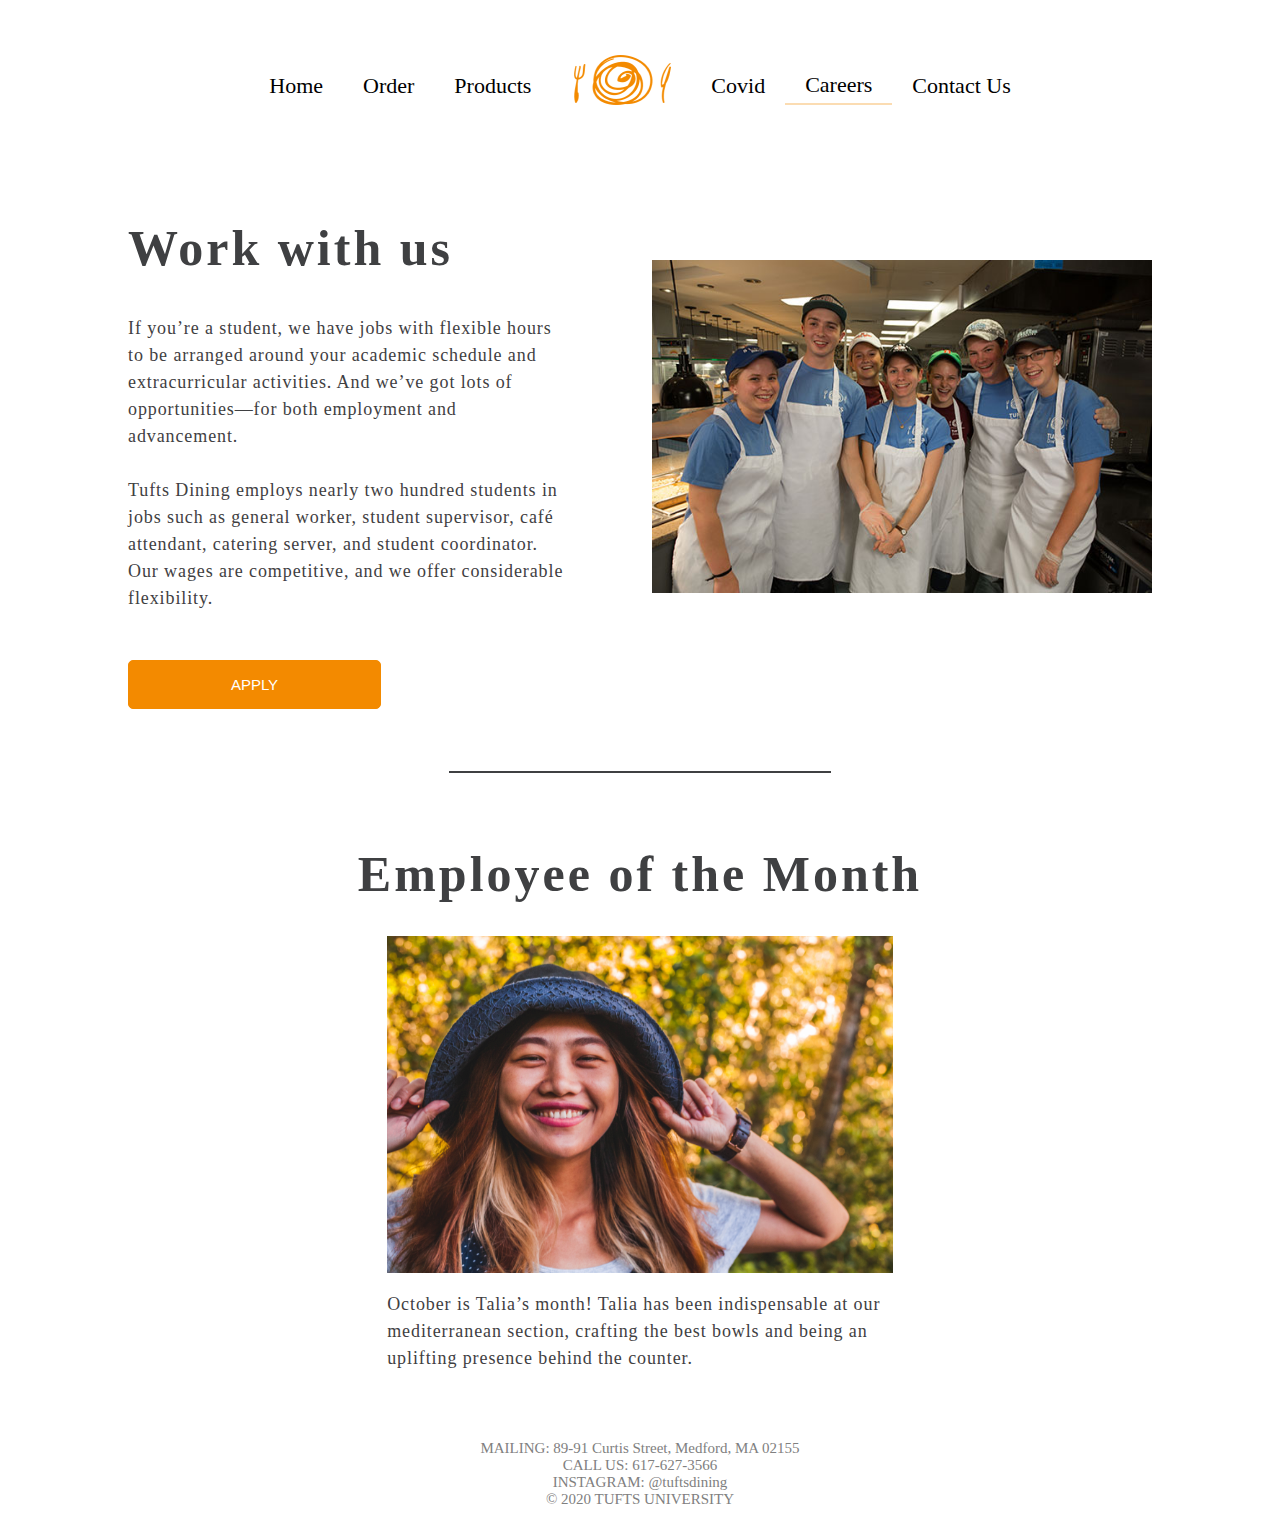
<file: career.html>
<!DOCTYPE html>

<html lang="en">
<head>
  <meta charset="utf-8">

  <title>Career</title>
  <meta name=‘viewport’ content=“width=device-width, initial-scale=1”>
  <script src="https://code.jquery.com/jquery-3.5.1.slim.js" integrity="sha256-DrT5NfxfbHvMHux31Lkhxg42LY6of8TaYyK50jnxRnM=" crossorigin="anonymous"></script>

  <link rel="stylesheet" href="css/style.css">
  <style type="text/css">
  	  div.grandparent 
  	  {
  		display: flex;
  		flex-direction: row;
  	  	margin-left: 120px;
  	  	margin-right: 120px;
  	  	margin-top: 0px;
  	  }

  	  div.work-with-us-container 
  	  {	
  	  	display: flex;
  	  	flex-direction: column;
  	  	margin-right: 40px;
  	  	margin-top: 20px;
	   }

	  div.student-image-div 
	  {
  		margin-top: 65px;
  		margin-left: 40px;
  		max-width: 100%;
	  }

	  input.apply 
	  {
		width: 253px;
		height: 49px;
		margin-top: 30px;
		background-color: #F38A00;
		color: #FFFFFF;
		border: 1px solid #F38A00;
		border-radius: 5px;
		font-size: 15px;
		outline: none;
	  }

	  input.apply:hover 
	  {
		background-color: #D97B00;
	  }
		
	  img.students 
	  {
		width: 600px;
		box-sizing: border-box;
	  }

	  hr 
	  {
	  	border: 1px solid #3F4042;
	  	width: 30%;
	  }

	  img.employee 
	  {
		display: block;
		box-sizing: border-box;
		margin-left: auto;
		margin-right: auto;
		width: 40%;
	  }
		
	  #employeeTextDiv
	  {
		display: block;
		box-sizing: border-box;
		margin-left: auto;
		margin-right: auto;
		width: 40%;
		text-align: left;
	  }

	  @media (max-width: 1300px) {
	  	img.students 
	  	{
	  		width: 500px;
	  	}
	  }

	  @media (max-width: 1000px) {
	  	img.students
	  	{
	  		width: 450px;
	  	}

	  	div.grandparent
	  	{
	  		flex-direction: column-reverse;
	  		margin-left: 80px;
  	  		margin-right: 80px;
  	  		justify-content: center;
	  	}

	  	div.student-image-div 
	    {
	  		margin-top: 10px;
	  		margin-left: 0px;
	  		margin-right: 0px;
	  		margin-bottom: 25px;
	  		display: flex;
	  		justify-content: center;
	    }

	    div.work-with-us-container 
  	  	{	
	  	  	display: flex;
	  	  	flex-direction: column;
	  	  	margin-top: 15px;
	  	  	align-items: center;
	  	  	margin-right: 0px;
	  	  	margin-left: 0px;
	    }

	    h1
	    {
	    	text-align: center;
	    	font-size: 50px;
			line-height: 60px;
	    }

	    .text-block, #employeeTextDiv
	    {
	    	margin-top: 5px;
	    }

	    input.apply 
	  	{
			width: 350px;
			height: 75px;
			font-size: 35px;
	  	}

	    hr 
	    {
	  		width: 70%;
	    }

	    img.employee
	    {
	    	width: 60%;
	    }

	    #employeeTextDiv
	  	{
	  		width: 60%;
		}
	  }

	/* Credits to https://www.w3schools.com/howto/tryit.asp?filename=tryhow_css_image_shake for this function */
	@keyframes shake {
		0% { transform: translate(1px, 1px) rotate(0deg); }
		10% { transform: translate(-1px, -2px) rotate(-1deg); }
		20% { transform: translate(-3px, 0px) rotate(1deg); }
		30% { transform: translate(3px, 2px) rotate(0deg); }
		40% { transform: translate(1px, -1px) rotate(1deg); }
		50% { transform: translate(-1px, 2px) rotate(-1deg); }
		60% { transform: translate(-3px, 1px) rotate(0deg); }
		70% { transform: translate(3px, 1px) rotate(-1deg); }
		80% { transform: translate(-1px, -1px) rotate(1deg); }
		90% { transform: translate(1px, 2px) rotate(0deg); }
		100% { transform: translate(1px, -2px) rotate(-1deg); }
	}
	
  </style>

  <script language="javascript">
  	window.onload = function()
	{
		document.getElementById("apply-button").onclick = 
		function()
		{
			do 
			{
				email = prompt("Please enter your email to register interest for this position:", "john.doe@tufts.edu");
				promptAgain = false;
				if (email.endsWith("@gmail.com") || email.endsWith("@hotmail.com") || email.endsWith("@yahoo.com") 
					|| email.endsWith(".edu") || email.endsWith(".net") || email.endsWith(".com"))
				{
					promptAgain = false;
					alert("Thank you!");
				}
				else 
				{
					alert("Invalid email. Please try again.");
					promptAgain = true;
				}
			}
			while (promptAgain);
		}
	}
  </script>

</head>

<body>
	<nav>
		<div class="nav">
			<div class="nav-item"><a href="index.html" >Home</a></div>
			<div class="nav-item"><a href="order.html" >Order</a></div>
			<div class="nav-item"><a href="products.html" >Products</a></div>
			<div class="nav-item" id="logo"><a href="index.html"> <img src="images/logoSecondary.png"/></a></div>
			<div class="nav-item"><a href="covid.html" >Covid</a></div>
			<div class="nav-item" id="current-page"><a href="career.html" >Careers</a></div>
			<div class="nav-item"><a href="contact.html" >Contact Us</a></div>
		</div>

		<div class="nav-mobile" style="margin-top: 50px; margin-bottom: 18px;">
        <div class="nav-item-mobile"><a href="index.html" >Home</a></div>
        <div class="nav-item-mobile"><a href="order.html" >Order</a></div>
        <div class="nav-item-mobile"><a href="products.html" >Products</a></div>
      </div>
      <div class="nav-mobile" style="margin-bottom: 10px;">
        <div class="nav-image-mobile"><a href="index.html"> <img src="images/logoSecondary.png"/></a></div>
      </div>
      <div class="nav-mobile" style="margin-bottom: 75px;">
        <div class="nav-item-mobile"><a href="covid.html" >Covid</a></div>
        <div class="nav-item-mobile" id="current-page"><a href="career.html" >Careers</a></div>
        <div class="nav-item-mobile"><a href="contact.html" >Contact Us</a></div>
      </div>
	</nav>
	<div class="grandparent">
		<div class="work-with-us-container">
				<h1 style="margin-bottom:15px; margin-top: 0px;">
					Work with us
				</h1>
				<p class="text-block">
			  		If you’re a student, we have jobs with flexible hours to be arranged around your academic schedule and extracurricular activities. And we’ve got lots of opportunities—for both employment and advancement.
					<br/> <br/>
					Tufts Dining employs nearly two hundred students in jobs such as general worker, student supervisor, café attendant, catering server, and student coordinator. Our wages are competitive, and we offer considerable flexibility.
				</p>
			<div class="work-with-us-child ">
				<input class="apply" type="button" value="APPLY" id="apply-button">	
			</div>
		</div>
		<div class="student-image-div">
			<div>
			<img class="students" src="images/careers-image.jpg"/>
			</div>
		</div>
	</div>
	<br/> <br/> <br/>
	<hr />
	<br/>
	<h2 style="margin-bottom: 10px; text-align: center;">
		Employee of the Month
	</h2>
	<br/>
	<img class="employee" src="images/smiling-woman.jpg"/>
	<br/>
	<div class="text-block" id="employeeTextDiv">
		October is Talia’s month! Talia has been indispensable at our mediterranean section, crafting the best bowls and being an uplifting presence behind the counter.
	</div>
	<br/>

	<footer>
      	<div>MAILING: 89-91 Curtis Street, Medford, MA 02155</div>
      	<div>CALL US: 617-627-3566</div>
      	<div>INSTAGRAM: @tuftsdining</div>
      	<div>© 2020 TUFTS UNIVERSITY</div>
	</footer>
		<script language="javascript">
		$(".nav").mouseover(function() {
			$(".nav :hover").css("animation", "shake 0.5s");
			$(".nav :hover").css("animation-iteration-count", "4");
		});
	</script>
</body>
</html>
</file>
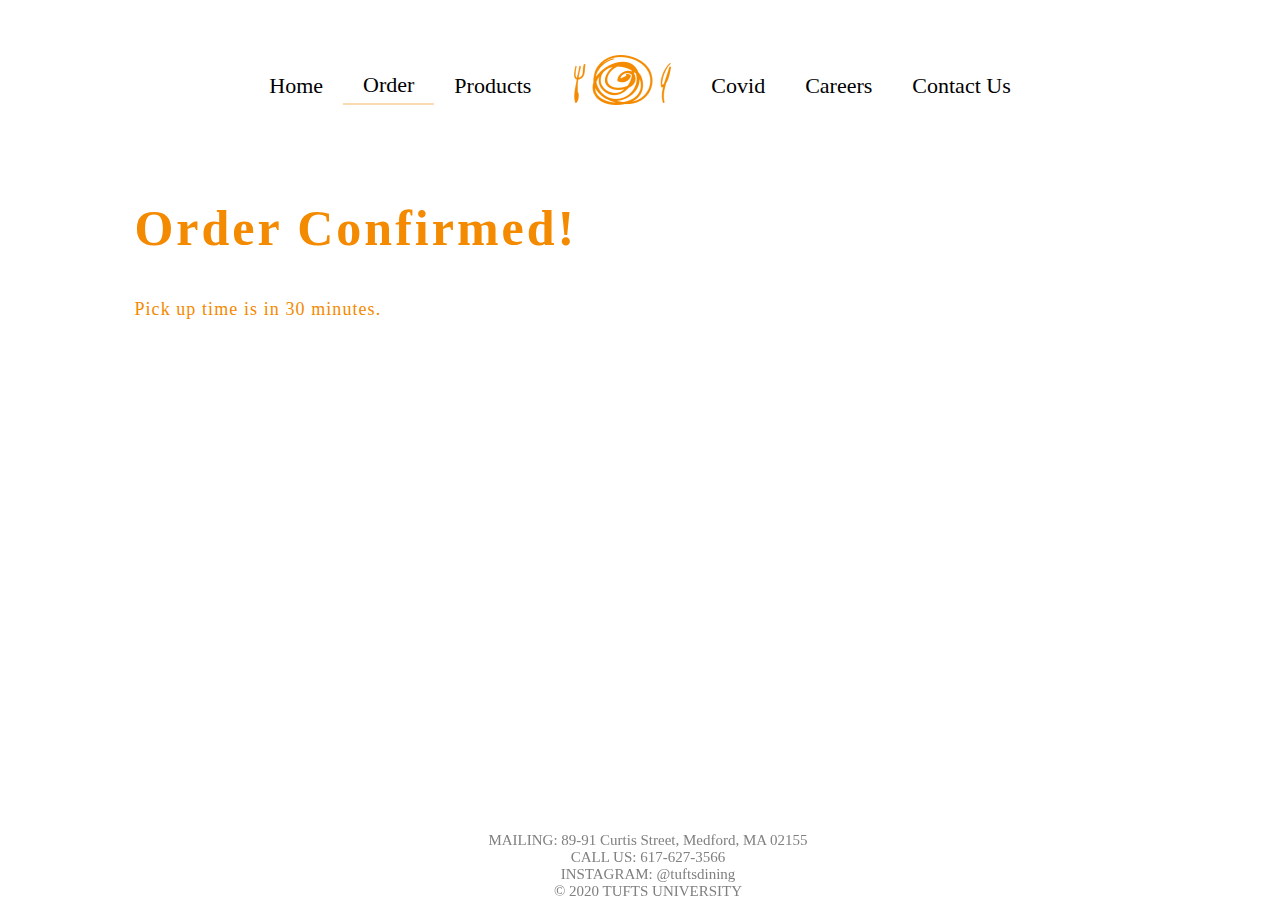
<file: confirm.html>
<!doctype html>
<html>
<head>
	<meta charset="utf-8"> 
	<meta name=‘viewport’ content=“width=device-width, initial-scale=1”>
	<title>Order Confirmed</title>
    <link rel="stylesheet" href="css/style.css">
	<link rel="stylesheet" href="css/styleorder.css">
	<script src="https://code.jquery.com/jquery-3.5.1.slim.js" integrity="sha256-DrT5NfxfbHvMHux31Lkhxg42LY6of8TaYyK50jnxRnM=" crossorigin="anonymous"></script>

	<style type="text/css">
		h1 {
			color: #F38A00;
			margin-left: 10%;
		}
		h4 {
			margin-left: 10%;
			font-weight: 800;
			font: 18px Avenir;
			line-height: 147.6%;
			letter-spacing: 0.06em;
		}
		@keyframes shake {
			0% { transform: translate(1px, 1px) rotate(0deg); }
			10% { transform: translate(-1px, -2px) rotate(-1deg); }
			20% { transform: translate(-3px, 0px) rotate(1deg); }
			30% { transform: translate(3px, 2px) rotate(0deg); }
			40% { transform: translate(1px, -1px) rotate(1deg); }
			50% { transform: translate(-1px, 2px) rotate(-1deg); }
			60% { transform: translate(-3px, 1px) rotate(0deg); }
			70% { transform: translate(3px, 1px) rotate(-1deg); }
			80% { transform: translate(-1px, -1px) rotate(1deg); }
			90% { transform: translate(1px, 2px) rotate(0deg); }
			100% { transform: translate(1px, -2px) rotate(-1deg); }
		}
	</style>
</head>

<body>
	<!-- <header>
		<img style="margin: 100px 0px;" src="images/logoSecondary.png"/ 
		     height="54" width="100">
	</header> -->
	<nav>
	  <div class="nav">
        <div class="nav-item"><a href="index.html" >Home</a></div>
        <div class="nav-item" id="current-page"><a href="order.html" >Order</a></div>
        <div class="nav-item"><a href="products.html" >Products</a></div>
        <div class="nav-item" ><a href="index.html"> <img src="images/logoSecondary.png"/></a></div>
        <div class="nav-item"><a href="covid.html" >Covid</a></div>
        <div class="nav-item" ><a href="career.html" >Careers</a></div>
        <div class="nav-item"><a href="contact.html" >Contact Us</a></div>
      </div>

      <div class="nav-mobile" style="margin-top: 50px; margin-bottom: 18px;">
        <div class="nav-item-mobile"><a href="index.html" >Home</a></div>
        <div class="nav-item-mobile" id="current-page"><a href="order.html" >Order</a></div>
        <div class="nav-item-mobile"><a href="products.html" >Products</a></div>
      </div>
      <div class="nav-mobile" style="margin-bottom: 10px;">
        <div class="nav-image-mobile"><a href="index.html"> <img src="images/logoSecondary.png"/></a></div>
      </div>
      <div class="nav-mobile" style="margin-bottom: 75px;">
        <div class="nav-item-mobile"><a href="covid.html" >Covid</a></div>
        <div class="nav-item-mobile" ><a href="career.html" >Careers</a></div>
        <div class="nav-item-mobile"><a href="contact.html" >Contact Us</a></div>
      </div>
    </nav>

	<h1>Order Confirmed!</h1>
	<h4>Pick up time is in 30 minutes.</h4>

	<footer style="position: fixed; bottom: 0;">
      	<div>MAILING: 89-91 Curtis Street, Medford, MA 02155</div>
      	<div>CALL US: 617-627-3566</div>
      	<div>INSTAGRAM: @tuftsdining</div>
      	<div>© 2020 TUFTS UNIVERSITY</div>
	</footer>

	<script language="javascript">
		$(".nav").mouseover(function() {
			$(".nav :hover").css("animation", "shake 0.5s");
			$(".nav :hover").css("animation-iteration-count", "4");
		});
	</script>
</body>
</html>
</file>
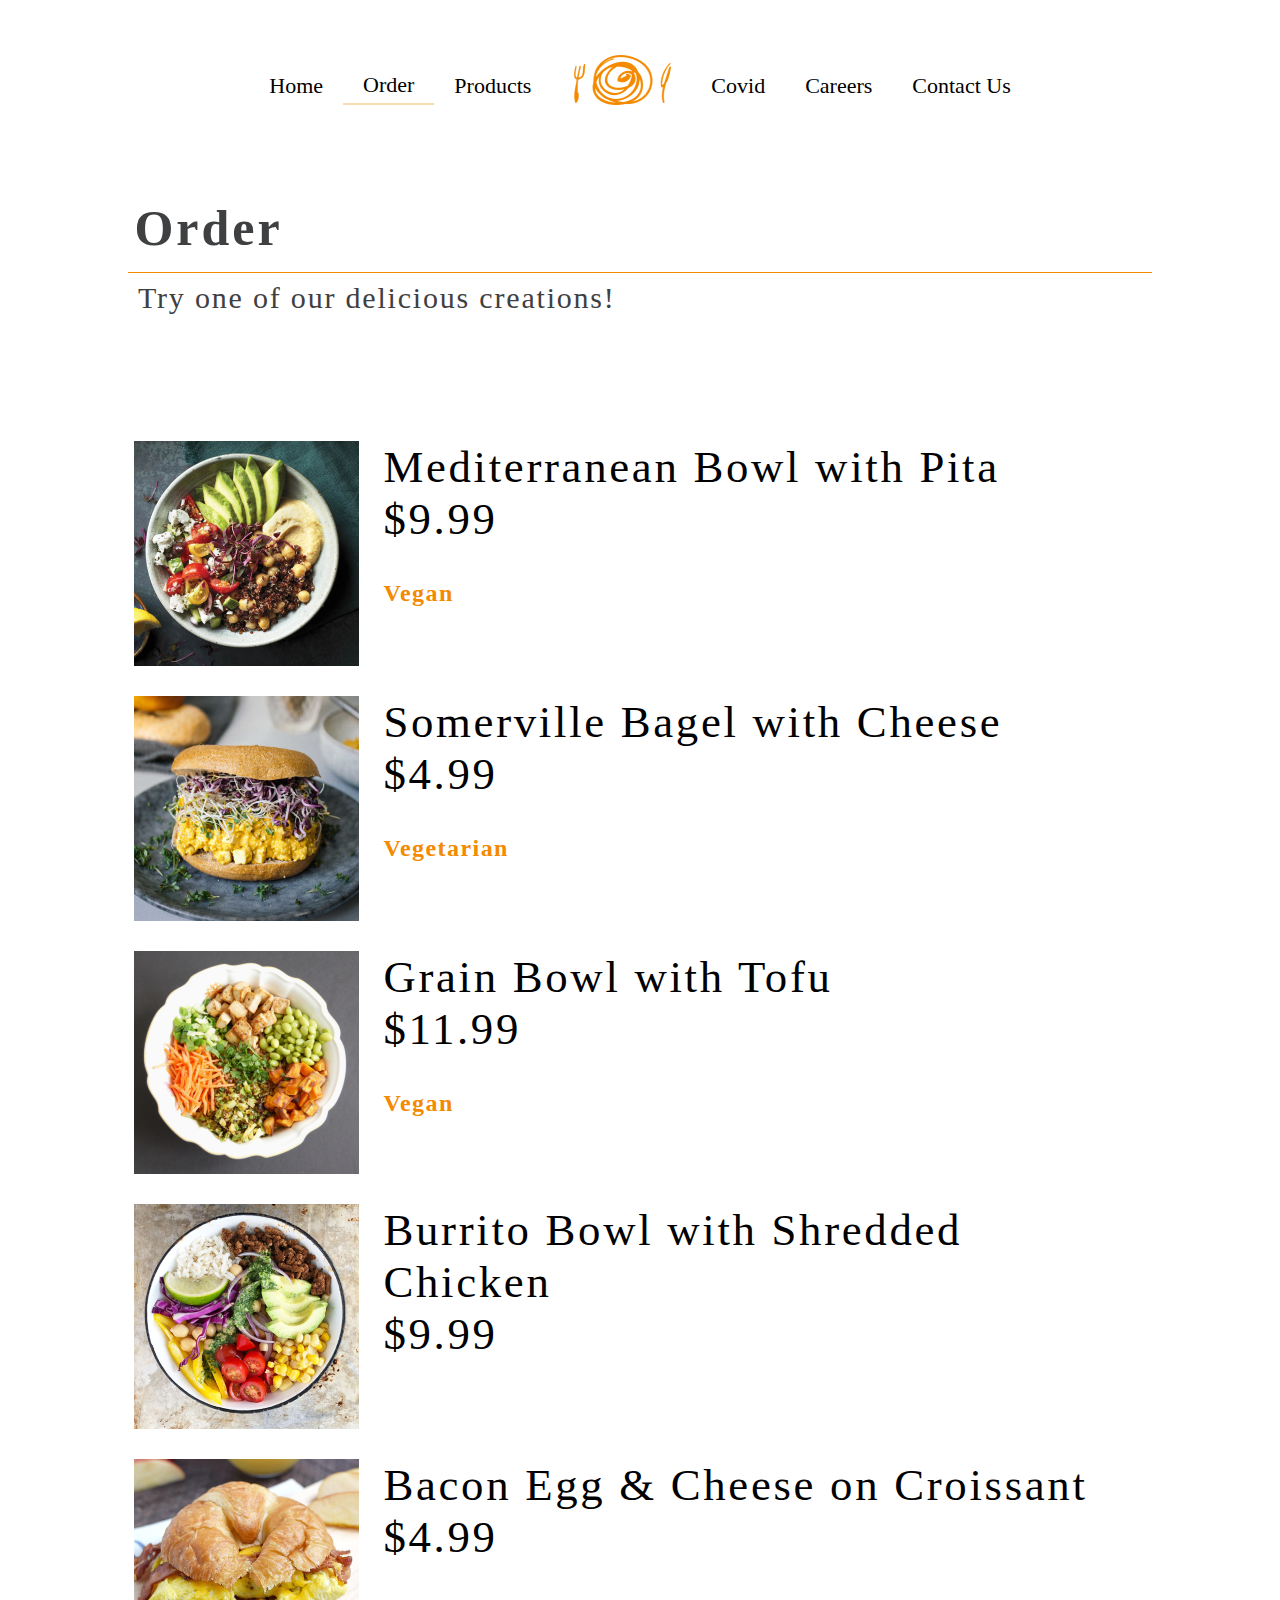
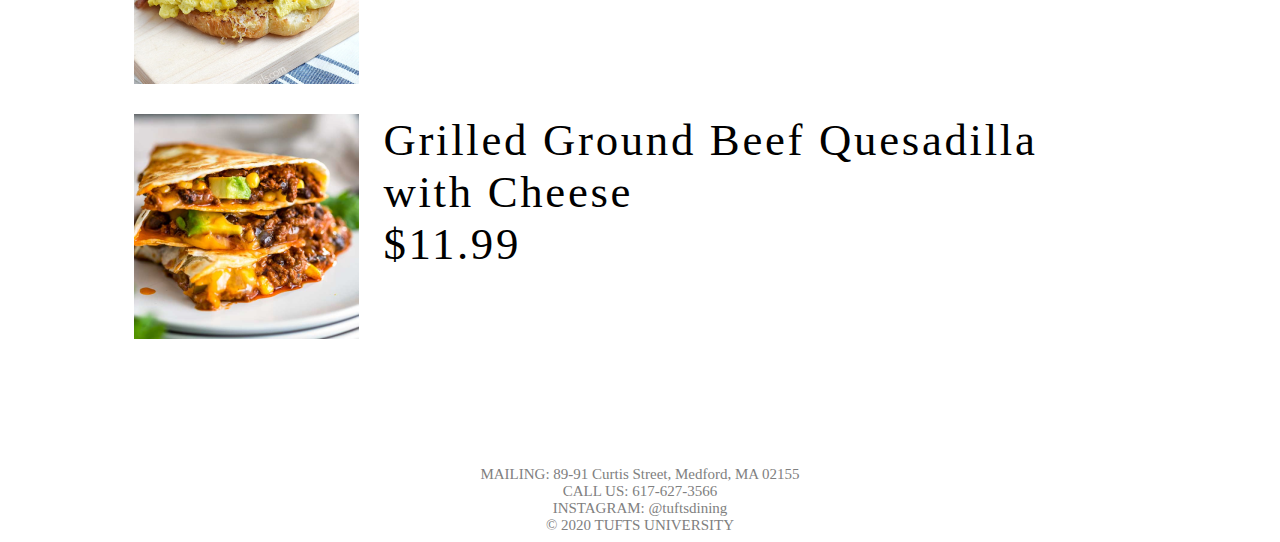
<file: order.html>
<!DOCTYPE html>
<html>
	<head>
		<meta charset = "utf-8">
    		<meta name=‘viewport’ content=“width=device-width, initial-scale=1”>
		<title>Order</title>
    <link rel="stylesheet" href="css/style.css">
		<link rel="stylesheet" href="css/styleorder.css">
		<script src="https://code.jquery.com/jquery-3.5.1.slim.js" integrity="sha256-DrT5NfxfbHvMHux31Lkhxg42LY6of8TaYyK50jnxRnM=" crossorigin="anonymous"></script>


    <style type="text/css">
      hr 
      {
        height: 1px;
        border: none;
        background-color: #F38A00;
        margin-left: 120px;
        margin-right: 120px;
	  }
	  
	  	/* Credits to https://www.w3schools.com/howto/tryit.asp?filename=tryhow_css_image_shake for this function */
		@keyframes shake {
			0% { transform: translate(1px, 1px) rotate(0deg); }
			10% { transform: translate(-1px, -2px) rotate(-1deg); }
			20% { transform: translate(-3px, 0px) rotate(1deg); }
			30% { transform: translate(3px, 2px) rotate(0deg); }
			40% { transform: translate(1px, -1px) rotate(1deg); }
			50% { transform: translate(-1px, 2px) rotate(-1deg); }
			60% { transform: translate(-3px, 1px) rotate(0deg); }
			70% { transform: translate(3px, 1px) rotate(-1deg); }
			80% { transform: translate(-1px, -1px) rotate(1deg); }
			90% { transform: translate(1px, 2px) rotate(0deg); }
			100% { transform: translate(1px, -2px) rotate(-1deg); }
		}

    @media (max-width: 1300px) {
        .grid-container {
            display: block;
            margin: 10%;
        }

        .grid-item {margin: 30px 0px;}
  
        h2 {font: 3vw Avenir;}
        h3 {font: 3.5vw Playfair Display;}
  
        .is-mobile {display:block;}
        .no-mobile {display:none;}
    }
    </style>
	</head>

	<body>
		<nav>
			<div class="nav">
        <div class="nav-item"><a href="index.html" >Home</a></div>
        <div class="nav-item" id="current-page"><a href="order.html" >Order</a></div>
        <div class="nav-item"><a href="products.html" >Products</a></div>
        <div class="nav-item" ><a href="index.html"> <img src="images/logoSecondary.png"/></a></div>
        <div class="nav-item"><a href="covid.html" >Covid</a></div>
        <div class="nav-item" ><a href="career.html" >Careers</a></div>
        <div class="nav-item"><a href="contact.html" >Contact Us</a></div>
      </div>

      <div class="nav-mobile" style="margin-top: 50px; margin-bottom: 18px;">
        <div class="nav-item-mobile"><a href="index.html" >Home</a></div>
        <div class="nav-item-mobile" id="current-page"><a href="order.html" >Order</a></div>
        <div class="nav-item-mobile"><a href="products.html" >Products</a></div>
      </div>
      <div class="nav-mobile" style="margin-bottom: 10px;">
        <div class="nav-image-mobile"><a href="index.html"> <img src="images/logoSecondary.png"/></a></div>
      </div>
      <div class="nav-mobile" style="margin-bottom: 75px;">
        <div class="nav-item-mobile"><a href="covid.html" >Covid</a></div>
        <div class="nav-item-mobile" ><a href="career.html" >Careers</a></div>
        <div class="nav-item-mobile"><a href="contact.html" >Contact Us</a></div>
      </div>
		</nav>

		<header>
			<h1 id='mobile' style="margin-bottom: 2px;">Order</h1> 
		</header>
    <hr />
    <h2 style="font-size: 30px; font-weight: normal; margin-left: 130px; margin-top: 0px;">Try one of our delicious creations!</h2>

		<div class="grid-container">
  			<div class="grid-item">
  				<img src="images/order 1.png">
  				<div class="grid-item-child">
  					<a href="orderform.html?id=1">
  						<h3>Mediterranean Bowl with Pita</h3>
  					</a>
  					<h3>$9.99</h3>
  					<h4>Vegan</h4>
  				</div>
  			</div>
  			<div class="grid-item">
  				<img src="images/order 2.png">
  				<div class="grid-item-child">
  					<a href="orderform.html?id=2">
  						<h3>Somerville Bagel with Cheese</h3>
  					</a>
  					<h3>$4.99</h3>
  					<h4>Vegetarian</h4>
  				</div>
  			</div>
  			<div class="grid-item">
  				<img src="images/order 3.png">
  				<div class="grid-item-child">
  					<a href="orderform.html?id=3">
  						<h3>Grain Bowl with Tofu</h3>
  					</a>
  					<h3>$11.99</h3>
  					<h4>Vegan</h4>
  				</div>
  			</div>
  			<div class="grid-item">
  				<img src="images/order 4.png">
  				<div class="grid-item-child">
  					<a href="orderform.html?id=4">
  						<h3>Burrito Bowl with Shredded Chicken</h3>
  					</a>
  					<h3>$9.99</h3>
  				</div>
  			</div>
  			<div class="grid-item">
  				<img src="images/order 5.png">
  				<div class="grid-item-child">
  					<a href="orderform.html?id=5">
  						<h3>Bacon Egg & Cheese on Croissant</h3>
  					</a>
  					<h3>$4.99</h3>
  				</div>
  			</div>
  			<div class="grid-item">
  				<img src="images/order 6.png">
  				<div class="grid-item-child">
  					<a href="orderform.html?id=6">
  						<h3>Grilled Ground Beef Quesadilla with Cheese</h3>
  					</a>
  					<h3>$11.99</h3>
  				</div>
  			</div>
		</div>

    <footer style="margin-top: 90px">
        <div>MAILING: 89-91 Curtis Street, Medford, MA 02155</div>
        <div>CALL US: 617-627-3566</div>
        <div>INSTAGRAM: @tuftsdining</div>
        <div>© 2020 TUFTS UNIVERSITY</div>
    </footer>

		<script language="javascript">
			$(".nav").mouseover(function() {
				$(".nav :hover").css("animation", "shake 0.5s");
				$(".nav :hover").css("animation-iteration-count", "4");
			});
		</script>
	</body>
</html>
</file>
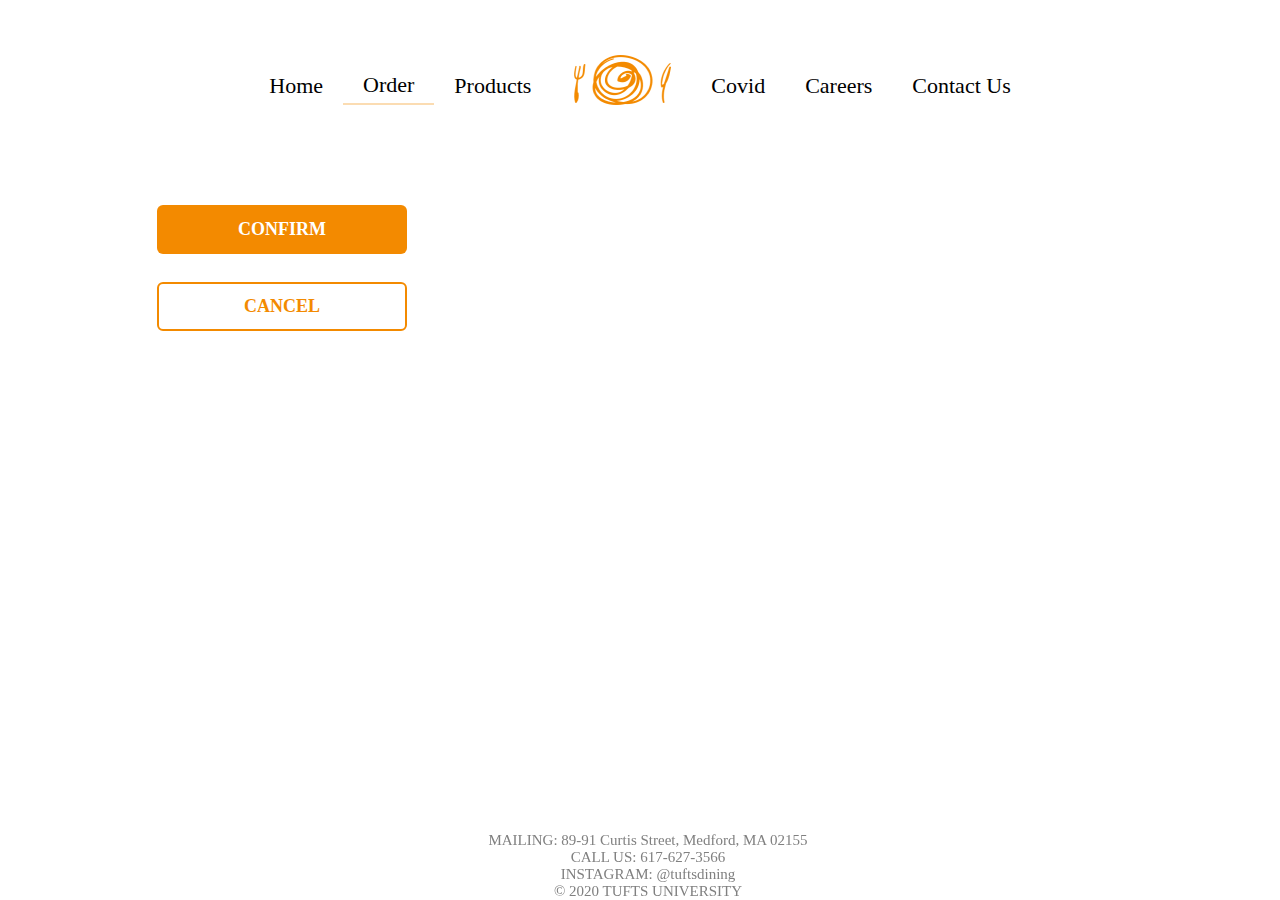
<file: orderform.html>
<!DOCTYPE html>
<html>
	<head>
		<meta charset = "utf-8">
		<meta name=‘viewport’ content=“width=device-width, initial-scale=1”>
		<link rel="stylesheet" href="css/style.css">
		<link rel="stylesheet" href="css/styleorder.css">
		<script src="https://code.jquery.com/jquery-3.5.1.slim.js" integrity="sha256-DrT5NfxfbHvMHux31Lkhxg42LY6of8TaYyK50jnxRnM=" crossorigin="anonymous"></script>
		<title>Order Form</title>
		<style type="text/css">
			#name {
				margin-left: 149px;
				font-family: Avenir;
				font-weight: 800;
				font-size: 36px;
				line-height: 147.6%;
				letter-spacing: 0.06em;
			}
			#subtotal,#mealtax,#total {
				margin: 15px 149px;
				font-family: Avenir;
				font-weight: 800;
				font-size: 18px;
				line-height: 147.6%;
				letter-spacing: 0.06em;
			}
			input[type="button"] {
				font-family: Avenir;
				font-weight: 800;
				font-size: 18px;
			}
			#confirm,#cancel {
				width: 250px;
				height: 49px;
				border-radius: 6px;
				margin-top: 10px;
				outline: none;
			}
			#confirm {
				margin-left: 149px;
				background-color: #F38A00;
				color: white;
				border: #F38A00;
			}
			#cancel {
				margin-left: 20px;
				background-color: white;
				color: #F38A00;
				border: #F38A00 solid 2px;
			}
			#confirm:hover
	  		{
				background-color: #D97B00;
	  		}
	  		#cancel:hover
	  		{
				background-color: #faf7f2;
	  		}
		    @media (max-width: 1300px) {		  
		        .is-mobile {display:block;}
		        .no-mobile {display:none;}
		    }
		    @keyframes shake {
				0% { transform: translate(1px, 1px) rotate(0deg); }
				10% { transform: translate(-1px, -2px) rotate(-1deg); }
				20% { transform: translate(-3px, 0px) rotate(1deg); }
				30% { transform: translate(3px, 2px) rotate(0deg); }
				40% { transform: translate(1px, -1px) rotate(1deg); }
				50% { transform: translate(-1px, 2px) rotate(-1deg); }
				60% { transform: translate(-3px, 1px) rotate(0deg); }
				70% { transform: translate(3px, 1px) rotate(-1deg); }
				80% { transform: translate(-1px, -1px) rotate(1deg); }
				90% { transform: translate(1px, 2px) rotate(0deg); }
				100% { transform: translate(1px, -2px) rotate(-1deg); }
		    }
		</style>
		<script language="javascript">
			window.onload=function()
			{
				URL = window.location.href;
				param = (URL.split('?')[1]).split("=")[1];
				TAXRATE = 0.0625;

				if (param == 1)
				{
					order = "Mediterranean Bowl with Pita";
					price = 9.99;
				}
				else if (param == 2)
				{
					order = "Somerville Bagel with Cheese";
					price = 4.99;
				}
				else if (param == 3)
				{
					order = "Grain Bowl with Tofu";
					price = 11.99;
				}
				else if (param == 4)
				{
					order = "Burrito Bowl with Shredded Chicken";
					price = 9.99;
				}
				else if (param == 5)
				{
					order = "Bacon Egg & Cheese on Croissant";
					price = 4.99;
				}
				else 
				{
					order = "Grilled Ground Beef Quesadilla with Cheese";
					price = 11.99;
				}

				tax = price * TAXRATE;
				total = tax + price;

				subtotalStr = "Subtotal: $" + price;
				mealtaxStr = "Meals Tax: $" + tax.toFixed(2);
				totalStr = "Order Total: $" + total.toFixed(2);
				document.getElementById("name").innerHTML = order;
				document.getElementById("subtotal").innerHTML = subtotalStr;
				document.getElementById("mealtax").innerHTML = mealtaxStr;
				document.getElementById("total").innerHTML = totalStr;
			}
		</script>
	</head>

	<body>
		<nav>
		<div class="nav">
	        <div class="nav-item"><a href="index.html" >Home</a></div>
	        <div class="nav-item" id="current-page"><a href="order.html" >Order</a></div>
	        <div class="nav-item"><a href="products.html" >Products</a></div>
	        <div class="nav-item" ><a href="index.html"> <img src="images/logoSecondary.png"/></a></div>
	        <div class="nav-item"><a href="covid.html" >Covid</a></div>
	        <div class="nav-item" ><a href="career.html" >Careers</a></div>
	        <div class="nav-item"><a href="contact.html" >Contact Us</a></div>
        </div>

        <div class="nav-mobile" style="margin-top: 50px; margin-bottom: 18px;">
	        <div class="nav-item-mobile"><a href="index.html" >Home</a></div>
	        <div class="nav-item-mobile" id="current-page"><a href="order.html" >Order</a></div>
	        <div class="nav-item-mobile"><a href="products.html" >Products</a></div>
      	</div>
      	<div class="nav-mobile" style="margin-bottom: 10px;">
        	<div class="nav-image-mobile"><a href="index.html"> <img src="images/logoSecondary.png"/></a></div>
      	</div>
      	<div class="nav-mobile" style="margin-bottom: 75px;">
	        <div class="nav-item-mobile"><a href="covid.html" >Covid</a></div>
	        <div class="nav-item-mobile" ><a href="career.html" >Careers</a></div>
	        <div class="nav-item-mobile"><a href="contact.html" >Contact Us</a></div>
      	</div>
		</nav>

		<div id="name"></div>
		<div id="subtotal"></div>
		<div id="mealtax"></div>
		<div style="margin-top: 63px" id="total"></div>

		<form class='no-mobile'>
			<input type="button" onclick="location.href='confirm.html';"
				   value="CONFIRM" id="confirm">
			<input type="button" onclick="location.href='order.html';"
				   value="CANCEL" id="cancel">
		</form>

		<form class='is-mobile'>
			<input type="button" onclick="location.href='confirm.html';"
				   value="CONFIRM" id="confirm"><br/><br/>
			<input style="margin-left: 149px;"
			       type="button" onclick="location.href='order.html';"
				   value="CANCEL" id="cancel"><br/><br/><br/>
		</form>

   		<footer style="position: fixed; bottom: 0;">
      		<div>MAILING: 89-91 Curtis Street, Medford, MA 02155</div>
      		<div>CALL US: 617-627-3566</div>
      		<div>INSTAGRAM: @tuftsdining</div>
      		<div>© 2020 TUFTS UNIVERSITY</div>
		</footer>

		<script language="javascript">
			$(".nav").mouseover(function() {
				$(".nav :hover").css("animation", "shake 0.5s");
				$(".nav :hover").css("animation-iteration-count", "4");
			});
		</script>
	</body>
</html>
</file>
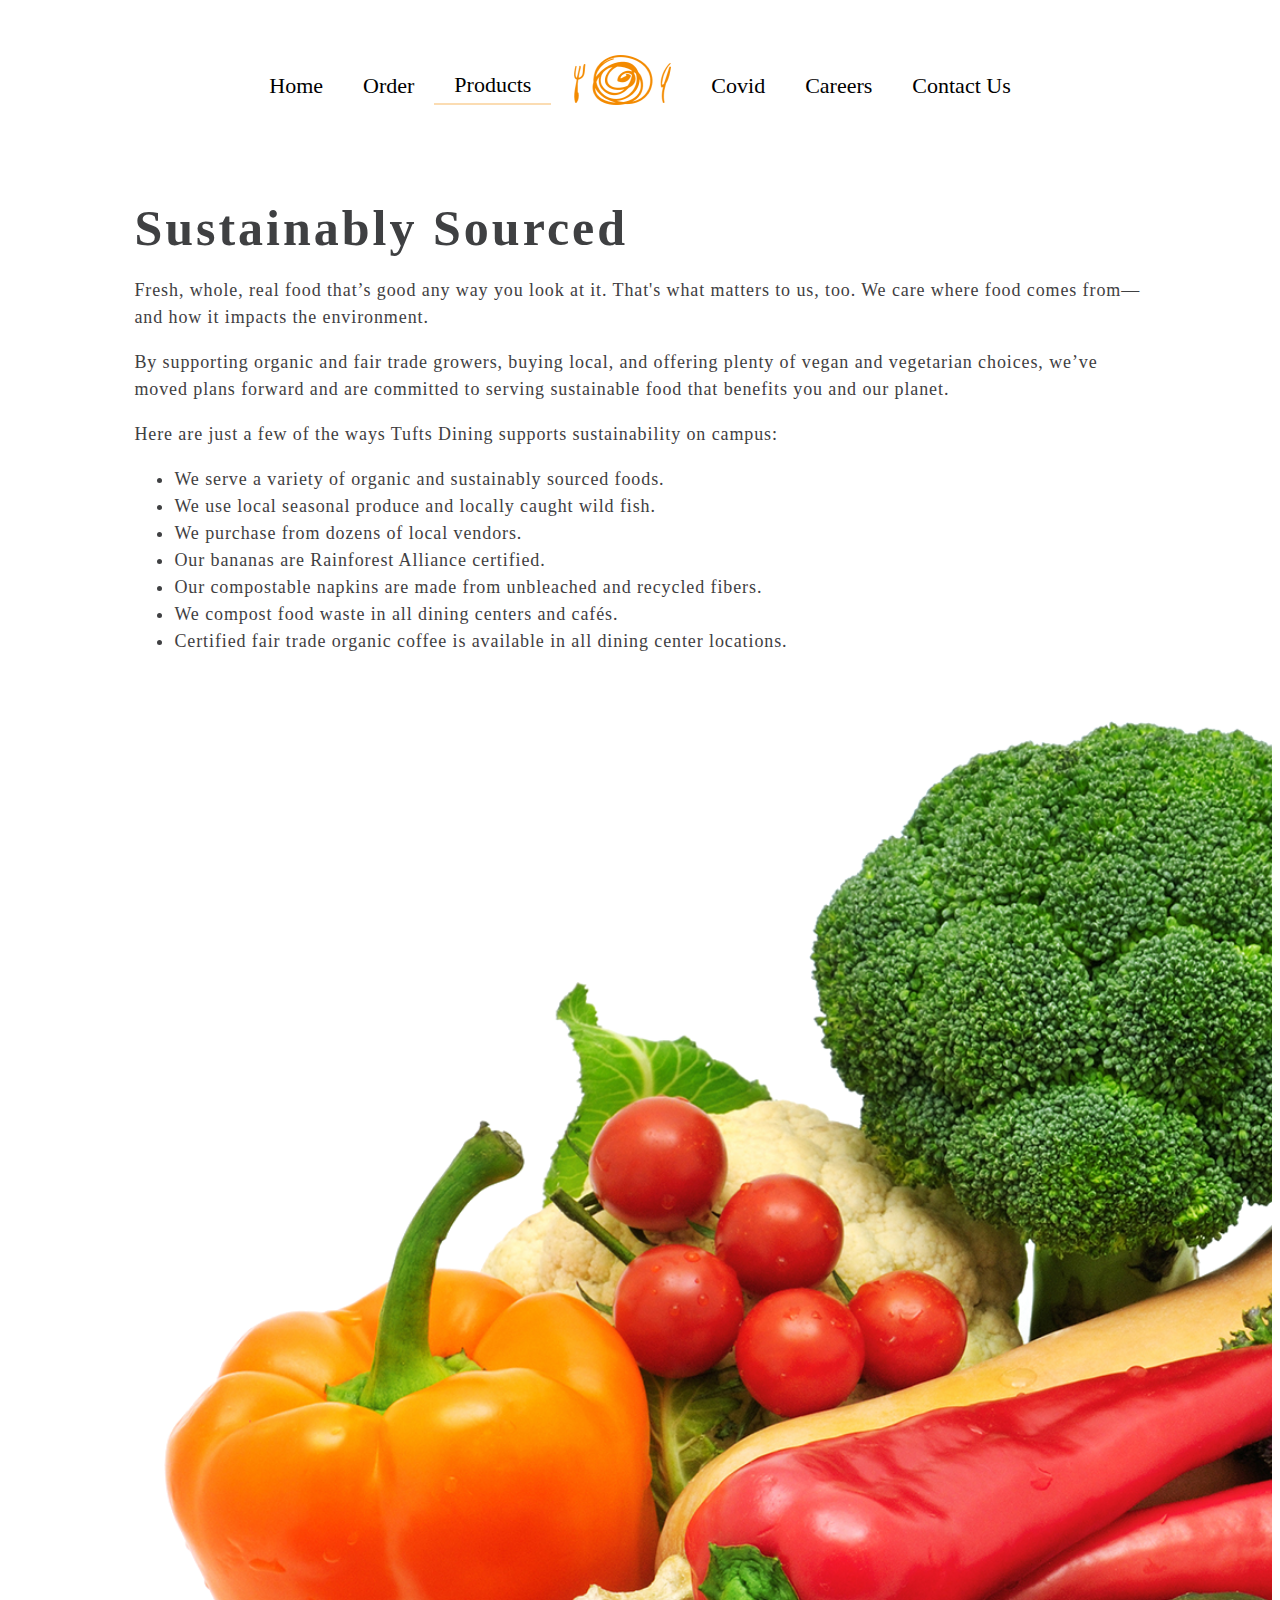
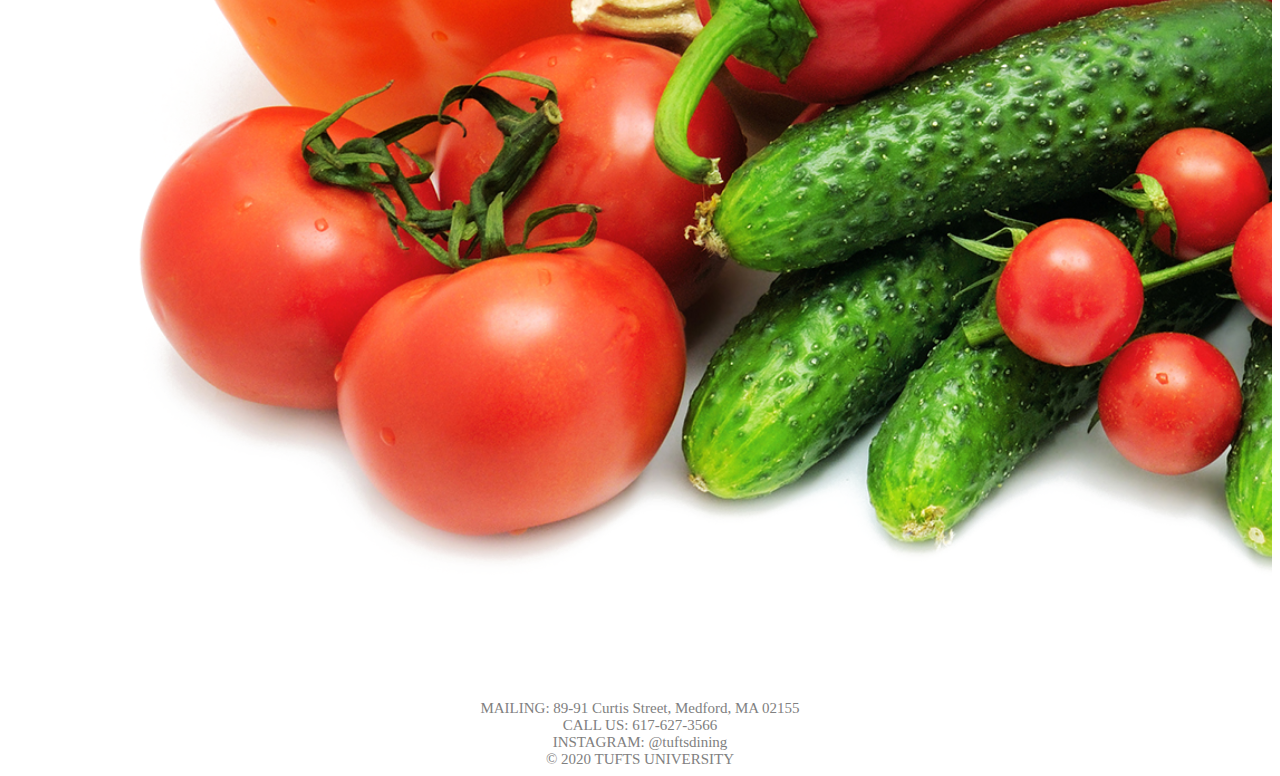
<file: products.html>
<!DOCTYPE html>
<html lang="en">
<head>
  <title>Products</title>
  <link rel="stylesheet" href="css/style.css">
  <link rel="stylesheet" href="css/styleorder.css">
  <meta charset="UTF-8">
	<script src="https://code.jquery.com/jquery-3.5.1.slim.js" integrity="sha256-DrT5NfxfbHvMHux31Lkhxg42LY6of8TaYyK50jnxRnM=" crossorigin="anonymous"></script>


<style>
  div.absolute {
    font-family: Playfair Display;
    font-style: normal;
    font-weight: bold;
    font-size: 28px;
    line-height: 67px;
    letter-spacing: 0.06em;
    color: #3F4042;
  }

  .main {
    display: flex; 
  }

  div.bodytext {
    width: 40%;
    margin-left: 10%;
    font-family: Avenir;
    font-style: normal;
    font-weight: normal;
    font-size: 18px;
    line-height: 27px;
    letter-spacing: 0.05em;
    color: #3F4042;
  }

  img.veggies {
    width: 50%;
  }


  /* Credits to https://www.w3schools.com/howto/tryit.asp?filename=tryhow_css_image_shake for this function */
  @keyframes shake {
    0% { transform: translate(1px, 1px) rotate(0deg); }
    10% { transform: translate(-1px, -2px) rotate(-1deg); }
    20% { transform: translate(-3px, 0px) rotate(1deg); }
    30% { transform: translate(3px, 2px) rotate(0deg); }
    40% { transform: translate(1px, -1px) rotate(1deg); }
    50% { transform: translate(-1px, 2px) rotate(-1deg); }
    60% { transform: translate(-3px, 1px) rotate(0deg); }
    70% { transform: translate(3px, 1px) rotate(-1deg); }
    80% { transform: translate(-1px, -1px) rotate(1deg); }
    90% { transform: translate(1px, 2px) rotate(0deg); }
    100% { transform: translate(1px, -2px) rotate(-1deg); }
  }

  @media (max-width: 1300px) {
        .main {
            display: block;
        }

        img.veggies {
          width: 100%;
        }

        div.bodytext {
          width: 80%;
        }
  
        .is-mobile {display:block;}
        .no-mobile {display:none;}

        p.text-block {
          text-align: left;
        }
  }

</style>

</head>

<body>
    
  <nav>
    <div class="nav">
      <div class="nav-item"><a href="index.html" >Home</a></div>
      <div class="nav-item"><a href="order.html" >Order</a></div>
      <div class="nav-item" id="current-page"><a href="products.html" >Products</a></div>
      <div class="nav-item" id="logo"><a href="index.html"> <img src="images/logoSecondary.png"/></a></div>
      <div class="nav-item"><a href="covid.html" >Covid</a></div>
      <div class="nav-item"><a href="career.html" >Careers</a></div>
      <div class="nav-item"><a href="contact.html" >Contact Us</a></div>
    </div>

    <div class="nav-mobile" style="margin-top: 50px; margin-bottom: 18px;">
        <div class="nav-item-mobile"><a href="index.html" >Home</a></div>
        <div class="nav-item-mobile"><a href="order.html" >Order</a></div>
        <div class="nav-item-mobile" id="current-page"><a href="products.html" >Products</a></div>
      </div>
      <div class="nav-mobile" style="margin-bottom: 10px;">
        <div class="nav-image-mobile"><a href="index.html"> <img src="images/logoSecondary.png"/></a></div>
      </div>
      <div class="nav-mobile" style="margin-bottom: 75px;">
        <div class="nav-item-mobile"><a href="covid.html" >Covid</a></div>
        <div class="nav-item-mobile" ><a href="career.html" >Careers</a></div>
        <div class="nav-item-mobile"><a href="contact.html" >Contact Us</a></div>
      </div>
  </nav>

    <div class="absolute" >
        <h1 style="margin-left: 10%; margin-bottom: 0px;">Sustainably Sourced</h1>
    </div>
    <div class="main">
        <div class="bodytext">
          <p style="margin-top: 15px;" class="text-block">
            Fresh, whole, real food that’s good any way you look at it. That's what matters to us, too. We care where food comes from—and how it impacts the environment.
          </p>
          <p class="text-block">
            By supporting organic and fair trade growers, buying local, and offering plenty of vegan and vegetarian choices, we’ve moved plans forward and are committed to serving sustainable food that benefits you and our planet.
          </p>
          <p class="text-block">
            Here are just a few of the ways Tufts Dining supports sustainability on campus:
          </p>
          <ul>
            <li> We serve a variety of organic and sustainably sourced foods.
            <br>
            <li> We use local seasonal produce and locally caught wild fish.
            <br>
            <li> We purchase from dozens of local vendors.
            <br>
            <li> Our bananas are Rainforest Alliance certified.
            <br>
            <li> Our compostable napkins are made from unbleached and recycled fibers.
            <br>
            <li> We compost food waste in all dining centers and cafés.
            <br>
            <li> Certified fair trade organic coffee is available in all dining center locations.</p>
          </ul>
          </div>
          <img class="veggies" src="images/veggies.png">
    </div>

  <footer style="margin-top: 70px">
      <div>MAILING: 89-91 Curtis Street, Medford, MA 02155</div>
      <div>CALL US: 617-627-3566</div>
      <div>INSTAGRAM: @tuftsdining</div>
      <div>© 2020 TUFTS UNIVERSITY</div>
  </footer>

	<script language="javascript">
		$(".nav").mouseover(function() {
			$(".nav :hover").css("animation", "shake 0.5s");
			$(".nav :hover").css("animation-iteration-count", "4");
		});
	</script>
  </body>
  
</html>
</file>
<file: css/style.css>
div.child {
    margin-left: 120px;
    margin-right: 120px;
}

h1 {    
    font-family: Playfair Display;
    font-style: normal;
    font-weight: bold;
    font-size: 50px;
    line-height: 67px;
    letter-spacing: 0.06em;
    color: #3F4042;

}

h2 {    
    font-family: Playfair Display;
    font-style: normal;
    font-weight: bold;
    font-size: 50px;
    line-height: 67px;
    letter-spacing: 0.06em;
    color: #3F4042;
}

.text-block {   
    font-family: Avenir;
    font-style: normal;
    font-weight: normal;
    font-size: 18px;
    line-height: 27px;
    letter-spacing: 0.05em;
    color: #3F4042;
}

ul {
    font-family: Avenir;
    font-style: normal;
    font-weight: normal;
    font-size: 18px;
    line-height: 27px;
    letter-spacing: 0.05em;
    color: #3F4042;
}

footer {
    font: 15px Avenir !important; 
    color: grey; 
    text-align: center;
    width: 100%;
    margin-top: 50px;
}

.nav {
    display: flex; 
    align-items: center; 
    justify-content: center;
    flex-direction: row;
    flex-wrap: wrap;
    margin-left: 120px;
    margin-right: 120px;
    margin-top: 50px;
    margin-bottom: 75px;
}
                
.nav-item {
    font-family: Avenir;
    font-style: normal;
    font-weight: 500;
    font-size: 22px;
    line-height: 27px;
    color: #000000;

    display: inline-block;
    list-style-type: none;
    padding: 5px 20px 5px 20px;
    box-sizing: border-box;
    text-align: center;
}
                
.nav-item:hover {
    color: #F38A00; 
}

.nav-mobile {
    display: none;
}

.nav-item-mobile {
    display: none;
}

.nav-image-mobile {
    display: none;
}

#current-page {
    border-bottom: 2px solid rgba(243, 138, 0, 0.3); 
}
                
nav a {
    text-decoration: none; 
    color: inherit
}

@media (max-width: 1000px) {
.text-block {   
    font-size: 28px;
    line-height: 37px;
    text-align: center;
}

ul li {
    font-size: 25px;
    line-height: 37px;
}

.nav {
    display: none;
}

.nav-item {
    font-size: 30px;
}

.nav-mobile {
    display: flex; 
    align-items: center; 
    justify-content: center;
    flex-direction: row;
    flex-wrap: wrap;
    margin-left: 120px;
    margin-right: 120px;
}

.nav-item-mobile {
    font-family: Avenir;
    font-style: normal;
    font-weight: 500;
    font-size: 45px;
    line-height: 27px;
    color: #000000;

    display: inline-block;
    list-style-type: none;
    padding: 5px 20px 5px 20px;
    box-sizing: border-box;
    text-align: center;
}

.nav-image-mobile {
    display: inline-block;
    list-style-type: none;
    padding: 5px 20px 5px 20px;
    box-sizing: border-box;
    text-align: center;
}

.nav-image-mobile img {
    width: 125px;
}

#current-page {
    color: #F38A00; 
    border-bottom: none;
}

footer {
    font: 28px Avenir !important; 
}
</file>
<file: css/styleorder.css>
h1 {
	font-family: Playfair Display;
	font-style: normal;
	font-weight: bold;
	font-size: 50px;
	margin-top: 0px;
}

.is-mobile {display:none;}

header {
	display: flex;
	align-items: center;
	margin-left: 10%;
    margin-right: 120px;
}

.grid-container {
	display: grid;
	grid-template-columns: 33% 33% 33%;
	grid-template-rows: 241.5px 241.5px 0px;
	margin-left: 120px;
    margin-right: 120px;
    margin-bottom: 0px;
    padding-bottom: 0px;
}

.grid-item {
	display: flex;
	margin-bottom: 10px;
}

a {
	text-decoration: none;
	color: #000;
}

a:hover {color: #F38A00;}

h3 {
	margin: 0px 24px;
	font-weight: 800;
	font: 18px Avenir;
	line-height: 147.6%;
	letter-spacing: 0.06em;
}

h4 {
	font: 24px Playfair Display;
	font-weight: bold;
	line-height: 32px;
	letter-spacing: 0.06em;
	color: #F38A00;
	margin-left: 24px;
}
</file>
